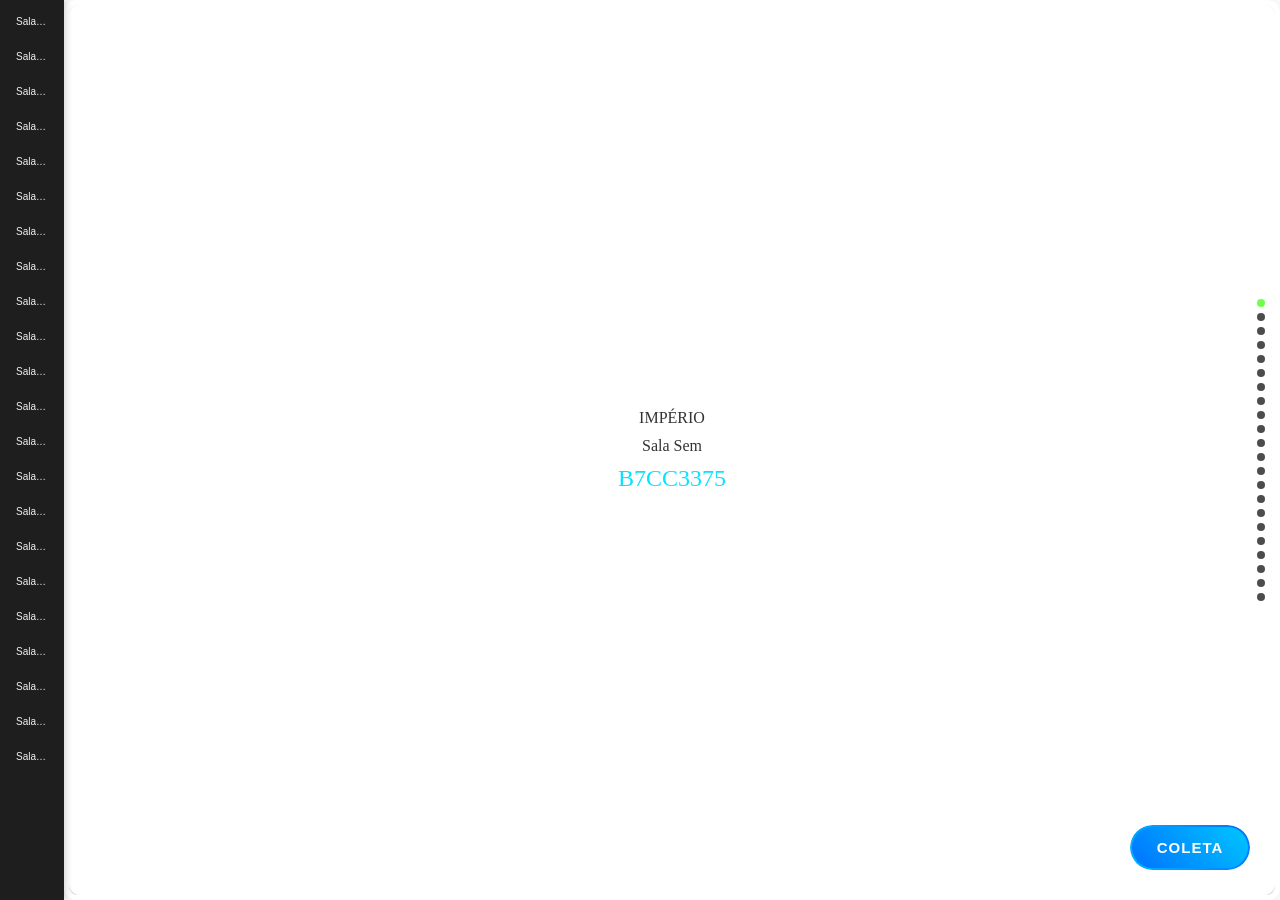
<file: index.html>
<!DOCTYPE html>
<html lang="pt-br">
<head>
    <meta charset="UTF-8">
    <meta name="viewport" content="width=device-width, initial-scale=1.0">
    <title>Código</title>
    <link rel="stylesheet" href="https://cdn.jsdelivr.net/npm/swiper@8/swiper-bundle.min.css">
    <link rel="stylesheet" href="https://cdnjs.cloudflare.com/ajax/libs/font-awesome/6.4.0/css/all.min.css">
    <link rel="stylesheet" href="styles.css">
    <style>
        body {
            font-family: 'Noto Sans', sans-serif;
            margin: 0;
            padding: 0;
            display: flex;
            height: 100vh;
            overflow: hidden;
            background: linear-gradient(to right, #ffffff, #ffffff);
            justify-content: center;
            align-items: center;
        }
        .sidebar {
            width: 5%;
            background-color: #1e1e1e;
            padding: 8px;
            box-shadow: 1px 0 8px rgba(0,0,0,0.2);
            overflow-y: auto;
            height: calc(100% - 0px);
            position: fixed;
            top: 0px;
            left: 0;
            z-index: 5;
            box-sizing: border-box;
        }
        .sidebar a {
            display: block;
            padding: 8px;
            margin-bottom: 8px;
            color: #f0f0f0;
            text-decoration: none;
            font-size: 10px;
            border-radius: 5px;
            transition: background-color 0.3s, color 0.3s, transform 0.3s;
            white-space: nowrap;
            overflow: hidden;
            text-overflow: ellipsis;
        }
        .sidebar a:hover {
            background-color: #0072ff;
            color: #ffffff;
            transform: translateY(10px);
        }
        .content {
            width: 95%;
            margin-left: 5%;
            height: 100vh;
            display: flex;
            align-items: center;
            justify-content: center;
            background: #ffffff;
            box-shadow: 0 0 20px rgba(0,0,0,0.1);
            padding: 5px;
            border-radius: 12px;
            box-sizing: border-box;
            position: relative;
        }
        .swiper-container {
            width: 100%;
            height: 100%;
            border-radius: 8px;
            overflow: hidden;
            position: relative;
        }
        .swiper-wrapper {
            display: flex;
            flex-direction: column;
        }
        .swiper-slide {
            display: flex;
            flex-direction: column;
            justify-content: center;
            align-items: center;
            font-size: 24px;
            padding: 20px;
            text-align: center;
            background: linear-gradient(135deg, #ffffff, #ffffff);
            border-radius: 12px;
            box-shadow: 0 6px 12px rgba(0, 0, 0, 0.2);
            box-sizing: border-box;
            position: relative;
            overflow: hidden;
            transition: transform 0.3s, box-shadow 0.3s;
        }
        .swiper-slide:before {
            content: '';
            position: absolute;
            top: 0;
            left: 0;
            width: 100%;
            height: 100%;
            background: rgba(255, 255, 255, 0.2);
            border-radius: 12px;
            z-index: 1;
            transition: opacity 0.3s;
        }
        .swiper-slide:hover:before {
            opacity: 0;
        }
        .swiper-slide-content {
            position: relative;
            z-index: 2;
        }
        .swiper-slide:hover {
            transform: scale(1.2);
            box-shadow: 0 12px 24px rgba(0,0,0,0.3);
        }
        .swiper-slide:hover .middle-content {
            transform: scale(1.7);
            transition: transform 0.3s;
        }
        .top-content {
            font-family:  Bookman Old Style;
            font-size: 16px;
            color: #333;
            margin: 10px 0;
            font-weight: 500;
        }
        .middle-content {
            font-family:  Bookman Old Style;
            font-size: 12px;
            color: #00ff00;
            margin: 10px 0;
            font-weight: 700;
        }
        .copyable {
            user-select: text;
            cursor: pointer;
            color: #00e1fff6;
            transition: color 0.3s;
            font-family:  Bookman Old Style;
            font-weight: 500;
            font-size: 24px;
        }
        .copyable:hover {
            color: #66ff00;
        }
        .swiper-pagination-bullet {
            background: #000000;
            opacity: 0.7;
        }
        .swiper-pagination-bullet-active {
            background: #33ff00;
        }
        .swiper-slide-prev,
        .swiper-slide-next {
            transform: scale(0.7);
            opacity: 0.6;
        }
        @media (max-width: 768px) {
            .sidebar {
                width: 20%;
            }
            .content {
                width: 80%;
                margin-left: 20%;
            }
        }
        .nav-button {
            position: fixed;
            bottom: 30px;
            right: 30px;
            padding: 0;
            width: 120px;
            height: 45px;
            border: none;
            border-radius: 50px;
            cursor: pointer;
            overflow: hidden;
            transform-style: preserve-3d;
            transition: all 0.5s cubic-bezier(0.23, 1, 0.32, 1);
            z-index: 1000;
        }

        .nav-button::before {
            content: '';
            position: absolute;
            top: 0;
            left: 0;
            width: 100%;
            height: 100%;
            background: linear-gradient(45deg, #00c6ff, #0072ff);
            border-radius: 50px;
            transition: all 0.5s cubic-bezier(0.23, 1, 0.32, 1);
            z-index: -1;
        }

        .nav-button::after {
            content: '';
            position: absolute;
            top: 2px;
            left: 2px;
            right: 2px;
            bottom: 2px;
            background: linear-gradient(45deg, #0072ff, #00c6ff);
            border-radius: 48px;
            box-shadow: 0 5px 15px rgba(0, 114, 255, 0.3);
            z-index: -1;
            transition: all 0.5s cubic-bezier(0.23, 1, 0.32, 1);
        }

        .nav-button span {
            display: flex;
            align-items: center;
            justify-content: center;
            height: 100%;
            padding: 0 20px;
            color: #ffffff;
            font-size: 15px;
            font-weight: 600;
            letter-spacing: 1px;
            text-transform: uppercase;
            transform: translateZ(20px);
            transition: all 0.5s cubic-bezier(0.23, 1, 0.32, 1);
        }

        .nav-button:hover {
            transform: perspective(200px) translateZ(10px) translateY(-2px);
        }

        .nav-button:hover::before {
            transform: perspective(200px) translateZ(-10px);
            filter: blur(20px);
            opacity: 0.6;
        }

        .nav-button:hover::after {
            background: linear-gradient(45deg, #00c6ff, #0072ff);
            box-shadow: 0 8px 25px rgba(0, 114, 255, 0.4);
        }

        .nav-button:hover span {
            letter-spacing: 2px;
        }

        .nav-button:active {
            transform: perspective(200px) translateZ(0) translateY(0);
        }

        @media (prefers-color-scheme: dark) {
            .nav-button::before {
                background: linear-gradient(45deg, #00c6ff, #0072ff);
            }
            
            .nav-button::after {
                background: linear-gradient(45deg, #0072ff, #00c6ff);
            }
        }

        @media (max-width: 480px) {
            .nav-button {
                bottom: 20px;
                right: 20px;
                width: 100px;
                height: 40px;
            }

            .nav-button span {
                font-size: 13px;
                padding: 0 15px;
            }
        }
    </style>
</head>
<body>
    <button class="nav-button" onclick="window.location.href='index02.html'">
        <span>Coleta</span>
    </button>
    <div class="sidebar" id="sidebar">
        <!-- Navigation links will be dynamically added here -->
    </div>
    <div class="content" id="content">
        <div class="swiper-container">
            <div class="swiper-wrapper" id="swiper-wrapper">
                <!-- Slides will be dynamically added here -->
            </div>
            <div class="swiper-pagination"></div>
        </div>
    </div>

    <script src="https://unpkg.com/swiper/swiper-bundle.min.js"></script>
    <script>
        async function fetchData() {
            // 尝试先从本地获取数据，如果失败则从 GitHub 获取
            async function tryFetch(url) {
                try {
                    const response = await fetch(url + '?' + new Date().getTime());
                    if (!response.ok) throw new Error('Network response was not ok');
                    return response;
                } catch (error) {
                    console.warn('Fetch failed:', error);
                    return null;
                }
            }

            let response;
            
            // 首先尝试本地文件
            response = await tryFetch('data.txt');
            
            // 如果本地获取失败，尝试从 GitHub 获取
            if (!response) {
                response = await tryFetch('https://raw.githubusercontent.com/douglas488/paomadeng2/main/data.txt');
            }
            
            if (!response) {
                throw new Error('Failed to fetch data from both local and GitHub');
            }

            const data = await response.text();
            const lines = data.trim().split('\n');
            const slidesContainer = document.getElementById('swiper-wrapper');
            const sidebar = document.getElementById('sidebar');
            
            slidesContainer.innerHTML = '';
            sidebar.innerHTML = '';
            
            lines.forEach((line, index) => {
                const [first, second, third] = line.split('\t');
                const slide = document.createElement('div');
                slide.className = 'swiper-slide';
                slide.innerHTML = `
                    <div class="swiper-slide-content">
                        <div class="top-content">${first}</div>
                        <div class="top-content">${second}</div>
                        <div class="middle-content copyable" id="copy-text-${index}">${third}</div>
                    </div>
                `;
                slidesContainer.appendChild(slide);

                const navLink = document.createElement('a');
                navLink.textContent = second;
                navLink.href = `#${index}`;
                navLink.dataset.index = index;
                sidebar.appendChild(navLink);
            });

            const swiper = new Swiper('.swiper-container', {
                pagination: {
                    el: '.swiper-pagination',
                },
                loop: true,
                speed: 800,
                effect: 'slide', // 或者使用 'cube', 'slide' 等其他效果
                direction: 'vertical',
                slidesPerView: 1,
                spaceBetween: 30,
                centeredSlides: true,
                slideToClickedSlide: true,
            });

            let autoSlideInterval = setInterval(() => {
                swiper.slideNext();
            }, 2000); // 自动滑动时间间隔，单位为毫秒

            document.body.addEventListener('click', () => {
                clearInterval(autoSlideInterval);
            });

            document.querySelectorAll('.sidebar a').forEach(link => {
                link.addEventListener('click', (e) => {
                    e.preventDefault();
                    const index = parseInt(link.dataset.index, 10);
                    if (!isNaN(index)) {
                        swiper.slideToLoop(index, 600);
                    }
                });
            });

            document.querySelectorAll('.copyable').forEach(copyText => {
                copyText.addEventListener('click', function() {
                    copyToClipboard(copyText.textContent);
                });
            });
        }

        async function copyToClipboard(text) {
            try {
                await navigator.clipboard.writeText(text);
                showCustomAlert('Copiar Sucesso: ' + text);
            } catch (err) {
                showCustomAlert('Falha');
            }
        }

        function showCustomAlert(message) {
            const alertBox = document.createElement('div');
            alertBox.textContent = message;
            alertBox.style.position = 'fixed';
            alertBox.style.bottom = '20px';
            alertBox.style.left = '50%';
            alertBox.style.transform = 'translateX(-50%)';
            alertBox.style.backgroundColor = '#333';
            alertBox.style.color = '#fff';
            alertBox.style.padding = '10px 20px';
            alertBox.style.borderRadius = '5px';
            alertBox.style.zIndex = '9999';
            alertBox.style.opacity = '0';
            alertBox.style.transition = 'opacity 0.3s';

            document.body.appendChild(alertBox);
            setTimeout(() => alertBox.style.opacity = '1', 10);

            setTimeout(() => {
                alertBox.style.opacity = '0';
                setTimeout(() => document.body.removeChild(alertBox), 300);
            }, 1500);
        }

        fetchData();
    </script>
</body>
</html>
</file>
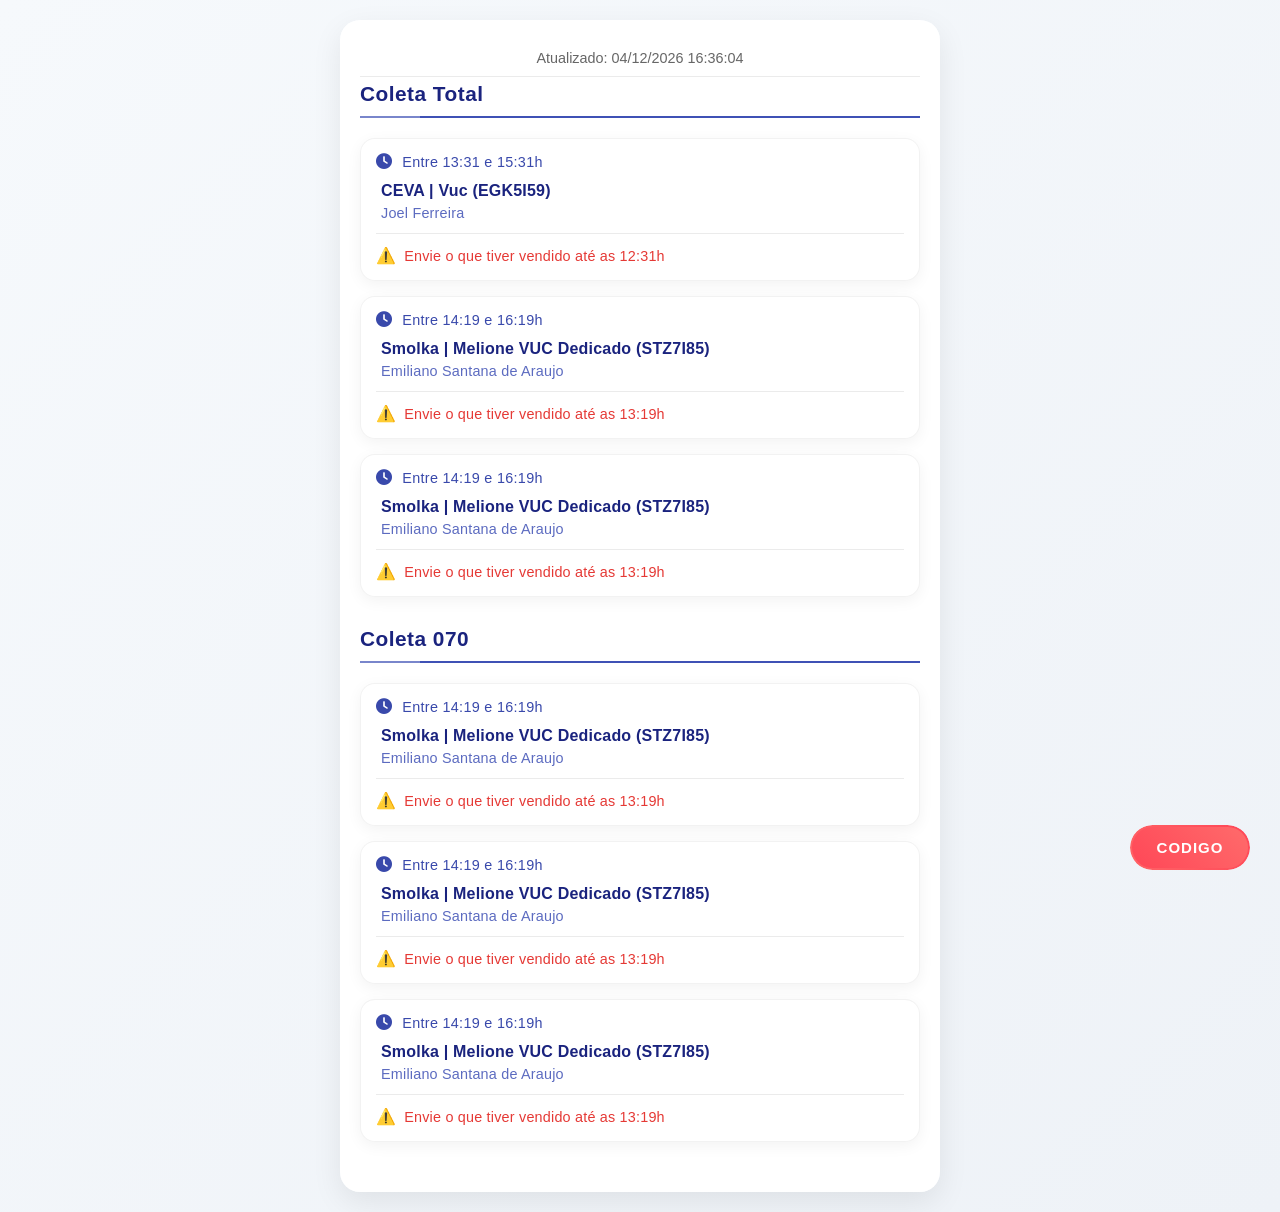
<file: index02.html>
<!DOCTYPE html>
<html lang="pt-br">
<head>
    <meta charset="UTF-8">
    <meta name="viewport" content="width=device-width, initial-scale=1.0">
    <title>Coleta</title>
    <link rel="stylesheet" href="https://cdn.jsdelivr.net/npm/swiper@8/swiper-bundle.min.css">
    <link rel="stylesheet" href="https://cdnjs.cloudflare.com/ajax/libs/font-awesome/6.4.0/css/all.min.css">
    <link rel="stylesheet" href="styles.css">
    <style>
        /* 基础样式 */
        .update-time {
            text-align: center;
            padding: 10px;
            color: #666;
            font-size: 0.9em;
            margin-bottom: 5px;
            border-bottom: 1px solid rgba(0, 0, 0, 0.08);
        }

        @media (prefers-color-scheme: dark) {
            .update-time {
                color: #aaa;
                border-bottom-color: rgba(255, 255, 255, 0.08);
            }
        }

        body {
            font-family: Arial, sans-serif;
            margin: 0;
            padding: 0;
            background: linear-gradient(135deg, #f6f9fc 0%, #eef2f7 100%);
            min-height: 100vh;
        }

        /* 容器样式 */
        .container {
            max-width: 600px;
            width: 90%;
            margin: 20px auto;
            background: rgba(255, 255, 255, 0.95);
            border-radius: 20px;
            box-shadow: 0 10px 30px rgba(0, 0, 0, 0.08);
            backdrop-filter: blur(10px);
            padding: 20px;
            box-sizing: border-box;
        }

        /* 新的导航按钮样式 */
        .nav-button {
            position: fixed;
            bottom: 30px;
            right: 30px;
            padding: 0;
            width: 120px;
            height: 45px;
            border: none;
            border-radius: 50px;
            cursor: pointer;
            overflow: hidden;
            transform-style: preserve-3d;
            transition: all 0.5s cubic-bezier(0.23, 1, 0.32, 1);
            z-index: 1000;
            text-decoration: none;
        }

        .nav-button::before {
            content: '';
            position: absolute;
            top: 0;
            left: 0;
            width: 100%;
            height: 100%;
            background: linear-gradient(45deg, #ff6b6b, #ff4757);
            border-radius: 50px;
            transition: all 0.5s cubic-bezier(0.23, 1, 0.32, 1);
            z-index: -1;
        }

        .nav-button::after {
            content: '';
            position: absolute;
            top: 2px;
            left: 2px;
            right: 2px;
            bottom: 2px;
            background: linear-gradient(45deg, #ff4757, #ff6b6b);
            border-radius: 48px;
            box-shadow: 0 5px 15px rgba(255, 71, 87, 0.3);
            z-index: -1;
            transition: all 0.5s cubic-bezier(0.23, 1, 0.32, 1);
        }

        .nav-button span {
            display: flex;
            align-items: center;
            justify-content: center;
            height: 100%;
            padding: 0 20px;
            color: #ffffff;
            font-size: 15px;
            font-weight: 600;
            letter-spacing: 1px;
            text-transform: uppercase;
            transform: translateZ(20px);
            transition: all 0.5s cubic-bezier(0.23, 1, 0.32, 1);
        }

        .nav-button:hover {
            transform: perspective(200px) translateZ(10px) translateY(-2px);
        }

        .nav-button:hover::before {
            transform: perspective(200px) translateZ(-10px);
            filter: blur(20px);
            opacity: 0.6;
        }

        .nav-button:hover::after {
            background: linear-gradient(45deg, #ff6b6b, #ff4757);
            box-shadow: 0 8px 25px rgba(255, 71, 87, 0.4);
        }

        .nav-button:hover span {
            letter-spacing: 2px;
        }

        .nav-button:active {
            transform: perspective(200px) translateZ(0) translateY(0);
        }

        @media (prefers-color-scheme: dark) {
            .nav-button::before {
                background: linear-gradient(45deg, #00c6ff, #0072ff);
            }
            
            .nav-button::after {
                background: linear-gradient(45deg, #0072ff, #00c6ff);
            }
        }

        @media (max-width: 480px) {
            .nav-button {
                bottom: 20px;
                right: 20px;
                width: 100px;
                height: 40px;
            }

            .nav-button span {
                font-size: 13px;
                padding: 0 15px;
            }
        }

        /* 数据卡片样式 */
        .data-section {
            margin-bottom: 30px;
        }

        h2 {
            color: #1a237e;
            margin-bottom: 20px;
            padding-bottom: 10px;
            border-bottom: 2px solid #3f51b5;
            font-size: 1.3em;
            letter-spacing: 0.5px;
        }

        .data-card {
            background: white;
            border-radius: 15px;
            padding: 15px;
            margin-bottom: 15px;
            box-shadow: 0 4px 15px rgba(0, 0, 0, 0.05);
            transition: transform 0.3s ease, box-shadow 0.3s ease;
        }

        .data-card:hover {
            transform: translateY(-2px);
            box-shadow: 0 8px 25px rgba(0, 0, 0, 0.1);
        }

        .time-info {
            color: #3949ab;
            margin-bottom: 12px;
            display: flex;
            align-items: center;
            gap: 10px;
            font-size: 0.9em;
        }

        .time-info i {
            color: #3949ab;
        }

        .transport-info {
            margin: 10px 0;
        }

        .company {
            font-weight: bold;
            color: #1a237e;
            margin-bottom: 5px;
            font-size: 1em;
        }

        .driver {
            color: #5c6bc0;
            font-size: 0.9em;
        }

        .notice {
            margin-top: 12px;
            padding-top: 12px;
            border-top: 1px solid rgba(0, 0, 0, 0.08);
            color: #e53935;
            font-size: 0.9em;
        }

        /* 移动端适配 */
        @media (max-width: 480px) {
            .container {
                width: 95%;
                margin: 10px auto;
                padding: 15px;
            }

            .data-card {
                padding: 12px;
            }

            h2 {
                font-size: 1.2em;
                margin-bottom: 15px;
            }

            .nav-button {
                padding: 12px 25px;
                font-size: 14px;
                bottom: 15px;
                right: 15px;
                letter-spacing: 0.5px;
            }

            .nav-button:hover {
                letter-spacing: 0.8px;
            }

            .nav-button::before {
                width: 16px;
                height: 16px;
                margin-right: 6px;
            }

            .time-info, .driver, .notice {
                font-size: 0.85em;
            }

            .company {
                font-size: 0.95em;
            }
        }

        /* 深色模式支持 */
        @media (prefers-color-scheme: dark) {
            body {
                background: linear-gradient(135deg, #1a1a1a 0%, #2c2c2c 100%);
            }

            .container {
                background: rgba(30, 30, 30, 0.95);
            }

            .data-card {
                background: #2d2d2d;
            }

            h2, .company {
                color: #c5cae9;
            }

            .driver {
                color: #9fa8da;
            }

            .time-info, .time-info i {
                color: #7986cb;
            }

            .notice {
                border-top-color: rgba(255, 255, 255, 0.08);
            }

            .nav-button {
                background: linear-gradient(135deg, #7986cb 0%, #3f51b5 100%);
                border: 1px solid rgba(255, 255, 255, 0.15);
            }
            
            .nav-button:hover {
                background: linear-gradient(135deg, #3f51b5 0%, #7986cb 100%);
            }
        }
    </style>
</head>
<body>
    <!-- 导航按钮 -->
    <a href="./" class="nav-button">
        <span>Codigo</span>
    </a>

    <div class="container" id="container">
        <div class="update-time" id="updateTime">
            Atualizado: Carregando...
        </div>
        <!-- 数据将通过 JavaScript 动态加载 -->
    </div>

    <script>
        // 格式化日期时间
        function formatDateTime(date) {
            const pad = num => String(num).padStart(2, '0');
            return `${pad(date.getDate())}/${pad(date.getMonth() + 1)}/${date.getFullYear()} ${pad(date.getHours())}:${pad(date.getMinutes())}:${pad(date.getSeconds())}`;
        }

        async function loadData() {
            try {
                const response = await fetch('data01.txt');
                const lastModified = new Date(response.headers.get('last-modified') || new Date());
                const text = await response.text();
                const lines = text.trim().split('\n');
                
                const dataGroups = {};
                
                for (let i = 0; i < lines.length; i += 4) {
                    if (i + 3 >= lines.length) break;
                    
                    const type = lines[i].split('\t')[0];
                    const time = lines[i].split('\t')[1];
                    const company = lines[i + 1].split('\t')[1];
                    const driver = lines[i + 2].split('\t')[1];
                    const notice = lines[i + 3].split('\t')[1];
                    
                    if (!dataGroups[type]) {
                        dataGroups[type] = [];
                    }
                    
                    dataGroups[type].push({
                        time,
                        company,
                        driver,
                        notice
                    });
                }
                
                const container = document.getElementById('container');
                let newHtml = `
                    <div class="update-time" id="updateTime">
                        Atualizado: ${formatDateTime(lastModified)}
                    </div>
                `;
                
                for (const [type, items] of Object.entries(dataGroups)) {
                    newHtml += `
                    <section class="data-section">
                        <h2>${type}</h2>
                        ${items.map(item => `
                            <div class="data-card">
                                <div class="time-info">
                                    <i class="fas fa-clock"></i>
                                    <span>${item.time}</span>
                                </div>
                                <div class="transport-info">
                                    <p class="company">${item.company}</p>
                                    <p class="driver">${item.driver}</p>
                                </div>
                                <div class="notice">
                                    <p>${item.notice}</p>
                                </div>
                            </div>
                        `).join('')}
                    </section>
                    `;
                }
                container.innerHTML = newHtml;
            } catch (error) {
                console.error('Error loading data:', error);
                document.getElementById('container').innerHTML = `
                    <div class="update-time" id="updateTime">
                        Atualizado: ${formatDateTime(new Date())}
                    </div>
                    <p style="text-align: center; color: #e53935; margin-top: 20px;">
                        Error loading data. Please try again later.
                    </p>
                `;
            }
        }

        // 加载数据并定期刷新
        loadData();
        setInterval(loadData, 5000);
    </script>
</body>
</html>
</file>
<file: styles.css>
* {
    margin: 0;
    padding: 0;
    box-sizing: border-box;
}

body {
    font-family: 'Helvetica Neue', Arial, sans-serif;
    background: linear-gradient(135deg, #f6f9fc 0%, #eef2f7 100%);
    color: #333;
    min-height: 100vh;
    display: flex;
    justify-content: center;
    align-items: center;
}

.container {
    max-width: 600px;
    width: 90%;
    margin: 20px auto;
    padding: 30px;
    background: rgba(255, 255, 255, 0.95);
    border-radius: 20px;
    box-shadow: 0 10px 30px rgba(0, 0, 0, 0.08);
    backdrop-filter: blur(10px);
}

.data-section {
    margin-bottom: 40px;
}

h2 {
    color: #1a237e;
    margin-bottom: 25px;
    padding-bottom: 15px;
    border-bottom: 2px solid #3f51b5;
    font-size: 1.5em;
    letter-spacing: 0.5px;
    position: relative;
}

h2::after {
    content: '';
    position: absolute;
    bottom: -2px;
    left: 0;
    width: 60px;
    height: 2px;
    background: #7986cb;
}

.data-card {
    background: white;
    border-radius: 15px;
    padding: 20px;
    margin-bottom: 20px;
    box-shadow: 0 4px 15px rgba(0, 0, 0, 0.05);
    transition: transform 0.3s ease, box-shadow 0.3s ease;
    border: 1px solid rgba(0, 0, 0, 0.05);
}

.data-card:hover {
    transform: translateY(-2px);
    box-shadow: 0 8px 25px rgba(0, 0, 0, 0.1);
}

.time-info {
    color: #3949ab;
    margin-bottom: 15px;
    display: flex;
    align-items: center;
    gap: 12px;
    font-size: 0.95em;
    letter-spacing: 0.3px;
}

.time-info i {
    color: #5c6bc0;
    font-size: 1.1em;
}

.transport-info {
    margin: 15px 0;
    padding: 0 5px;
}

.company {
    font-weight: 600;
    color: #1a237e;
    margin-bottom: 8px;
    font-size: 1.1em;
    letter-spacing: 0.2px;
}

.driver {
    color: #5c6bc0;
    font-size: 0.95em;
    letter-spacing: 0.2px;
}

.notice {
    margin-top: 15px;
    padding-top: 15px;
    border-top: 1px solid rgba(0, 0, 0, 0.08);
    color: #e53935;
    font-size: 0.9em;
    letter-spacing: 0.2px;
    display: flex;
    align-items: center;
    gap: 8px;
}

.notice::before {
    content: '⚠️';
    font-size: 1.1em;
}

@media (max-width: 480px) {
    .container {
        width: 95%;
        padding: 20px;
        margin: 10px auto;
    }
    
    .data-card {
        padding: 15px;
    }
    
    h2 {
        font-size: 1.3em;
    }
    
    .company {
        font-size: 1em;
    }
}

/* 添加深色模式支持 */
@media (prefers-color-scheme: dark) {
    body {
        background: linear-gradient(135deg, #1a1a1a 0%, #2c2c2c 100%);
    }
    
    .container {
        background: rgba(30, 30, 30, 0.95);
    }
    
    .data-card {
        background: #2d2d2d;
        border-color: rgba(255, 255, 255, 0.05);
    }
    
    h2, .company {
        color: #c5cae9;
    }
    
    .driver {
        color: #9fa8da;
    }
    
    .time-info {
        color: #7986cb;
    }
    
    .notice {
        border-top-color: rgba(255, 255, 255, 0.08);
        color: #ef5350;
    }
}
</file>
